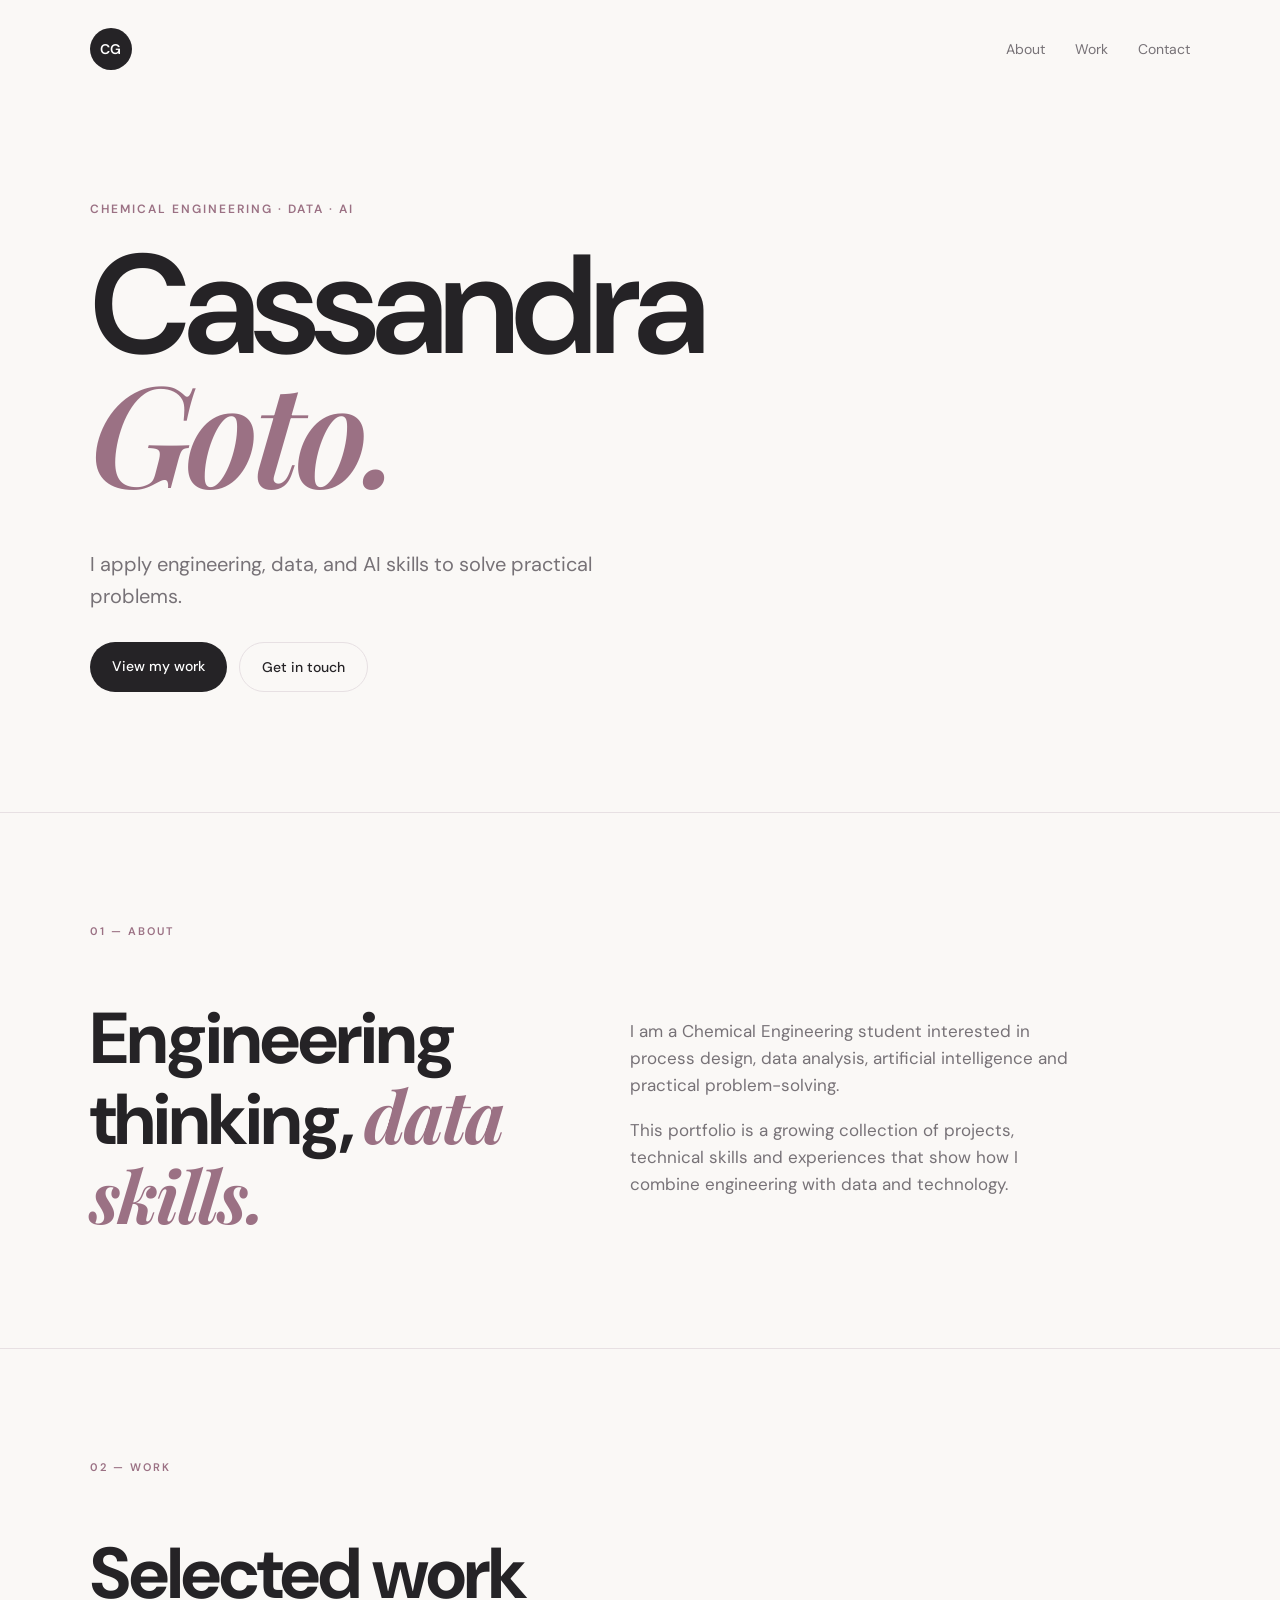
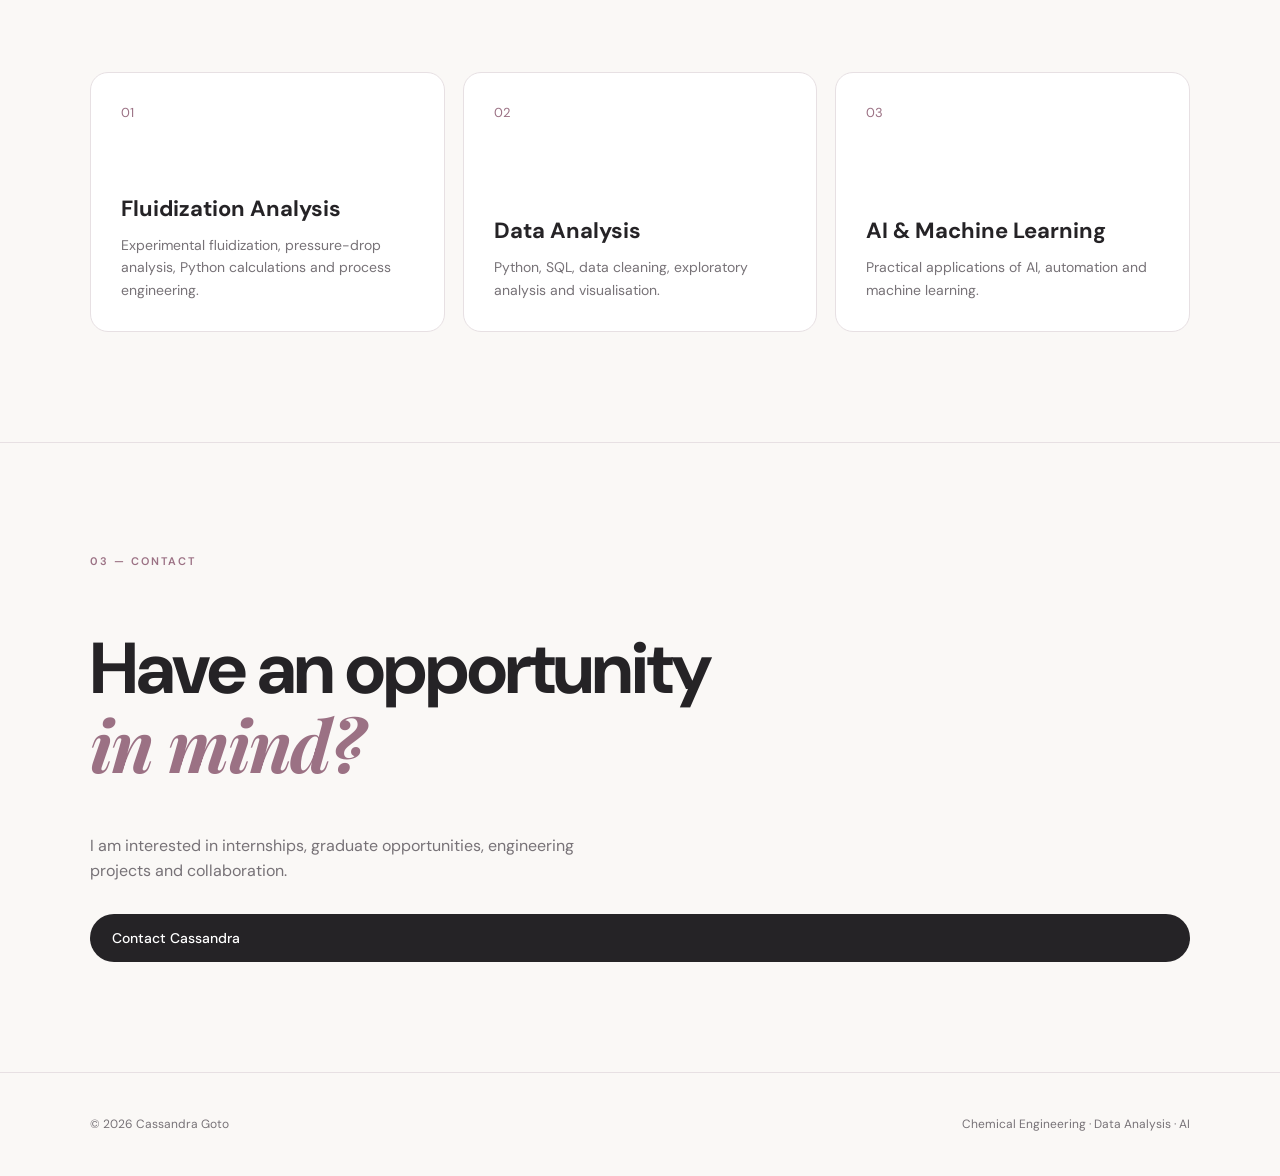
<file: index.html>
<!DOCTYPE html>
<html lang="en">

<head>

    <meta charset="UTF-8">

    <meta name="viewport" content="width=device-width, initial-scale=1.0">

    <title>Cassandra Goto | Chemical Engineering & Data Portfolio</title>

    <link rel="stylesheet" href="style.css">

</head>


<body>


    <!-- NAVIGATION -->

    <header class="navbar">

        <a href="index.html" class="logo">CG</a>

        <nav>

            <a href="#about">About</a>

            <a href="#work">Work</a>

            <a href="#contact">Contact</a>

        </nav>

    </header>



    <main>


        <!-- HERO -->

        <section class="hero">

            <p class="eyebrow">
                CHEMICAL ENGINEERING · DATA · AI
            </p>


            <h1>
                Cassandra<br>
                <span>Goto.</span>
            </h1>


            <p class="intro">
                I apply engineering, data, and AI skills to solve practical problems.
            </p>


            <div class="buttons">

                <a href="#work" class="button primary">
                    View my work
                </a>

                <a href="#contact" class="button secondary">
                    Get in touch
                </a>

            </div>

        </section>



        <!-- ABOUT -->

        <section class="preview" id="about">

            <div class="section-label">
                01 — ABOUT
            </div>


            <div class="preview-content">

                <div>

                    <h2>
                        Engineering thinking,
                        <span>data skills.</span>
                    </h2>

                </div>


                <div>

                    <p>
                        I am a Chemical Engineering student interested in
                        process design, data analysis, artificial intelligence
                        and practical problem-solving.
                    </p>


                    <p>
                        This portfolio is a growing collection of projects,
                        technical skills and experiences that show how I
                        combine engineering with data and technology.
                    </p>

                </div>

            </div>

        </section>



        <!-- WORK -->

        <section class="work-section" id="work">

            <div class="section-label">
                02 — WORK
            </div>


            <h2>
                Selected work
            </h2>


            <div class="project-grid">


                <!-- FLUIDIZATION PROJECT -->

                <a href="Projects/fluidization.html"
                   class="project-card">

                    <span>
                        01
                    </span>


                    <h3>
                        Fluidization Analysis
                    </h3>


                    <p>
                        Experimental fluidization, pressure-drop analysis,
                        Python calculations and process engineering.
                    </p>

                </a>



                <!-- DATA ANALYSIS -->

                <div class="project-card">

                    <span>
                        02
                    </span>


                    <h3>
                        Data Analysis
                    </h3>


                    <p>
                        Python, SQL, data cleaning, exploratory analysis
                        and visualisation.
                    </p>

                </div>



                <!-- AI -->

                <div class="project-card">

                    <span>
                        03
                    </span>


                    <h3>
                        AI & Machine Learning
                    </h3>


                    <p>
                        Practical applications of AI, automation and
                        machine learning.
                    </p>

                </div>


            </div>

        </section>



        <!-- CONTACT -->

        <section class="contact-section" id="contact">

            <div class="section-label">
                03 — CONTACT
            </div>


            <h2>
                Have an opportunity<br>
                <span>in mind?</span>
            </h2>


            <p>
                I am interested in internships, graduate opportunities,
                engineering projects and collaboration.
            </p>


            <a href="mailto:cassandragoto10@gmail.com"
               class="button primary">

                Contact Cassandra

            </a>

        </section>


    </main>



    <!-- FOOTER -->

    <footer>

        <p>
            © 2026 Cassandra Goto
        </p>


        <p>
            Chemical Engineering · Data Analysis · AI
        </p>

    </footer>


</body>

</html>
</file>
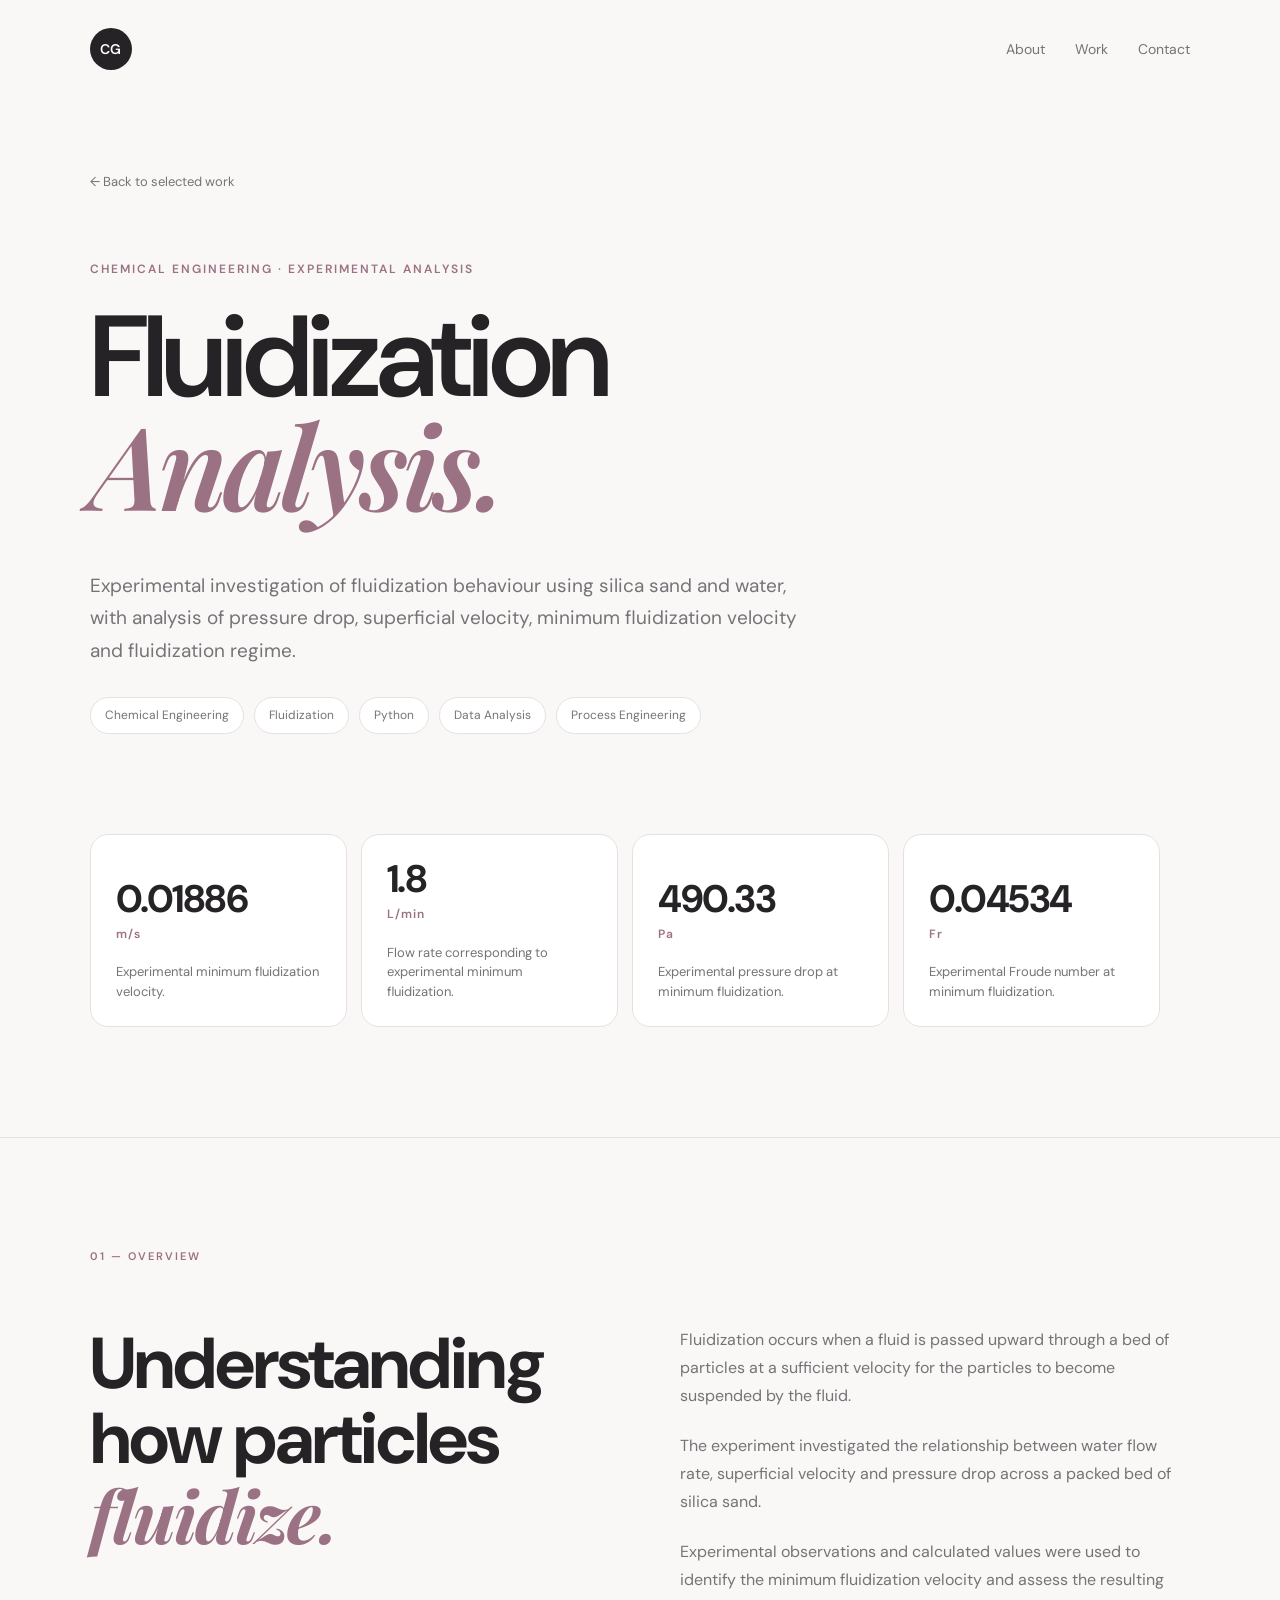
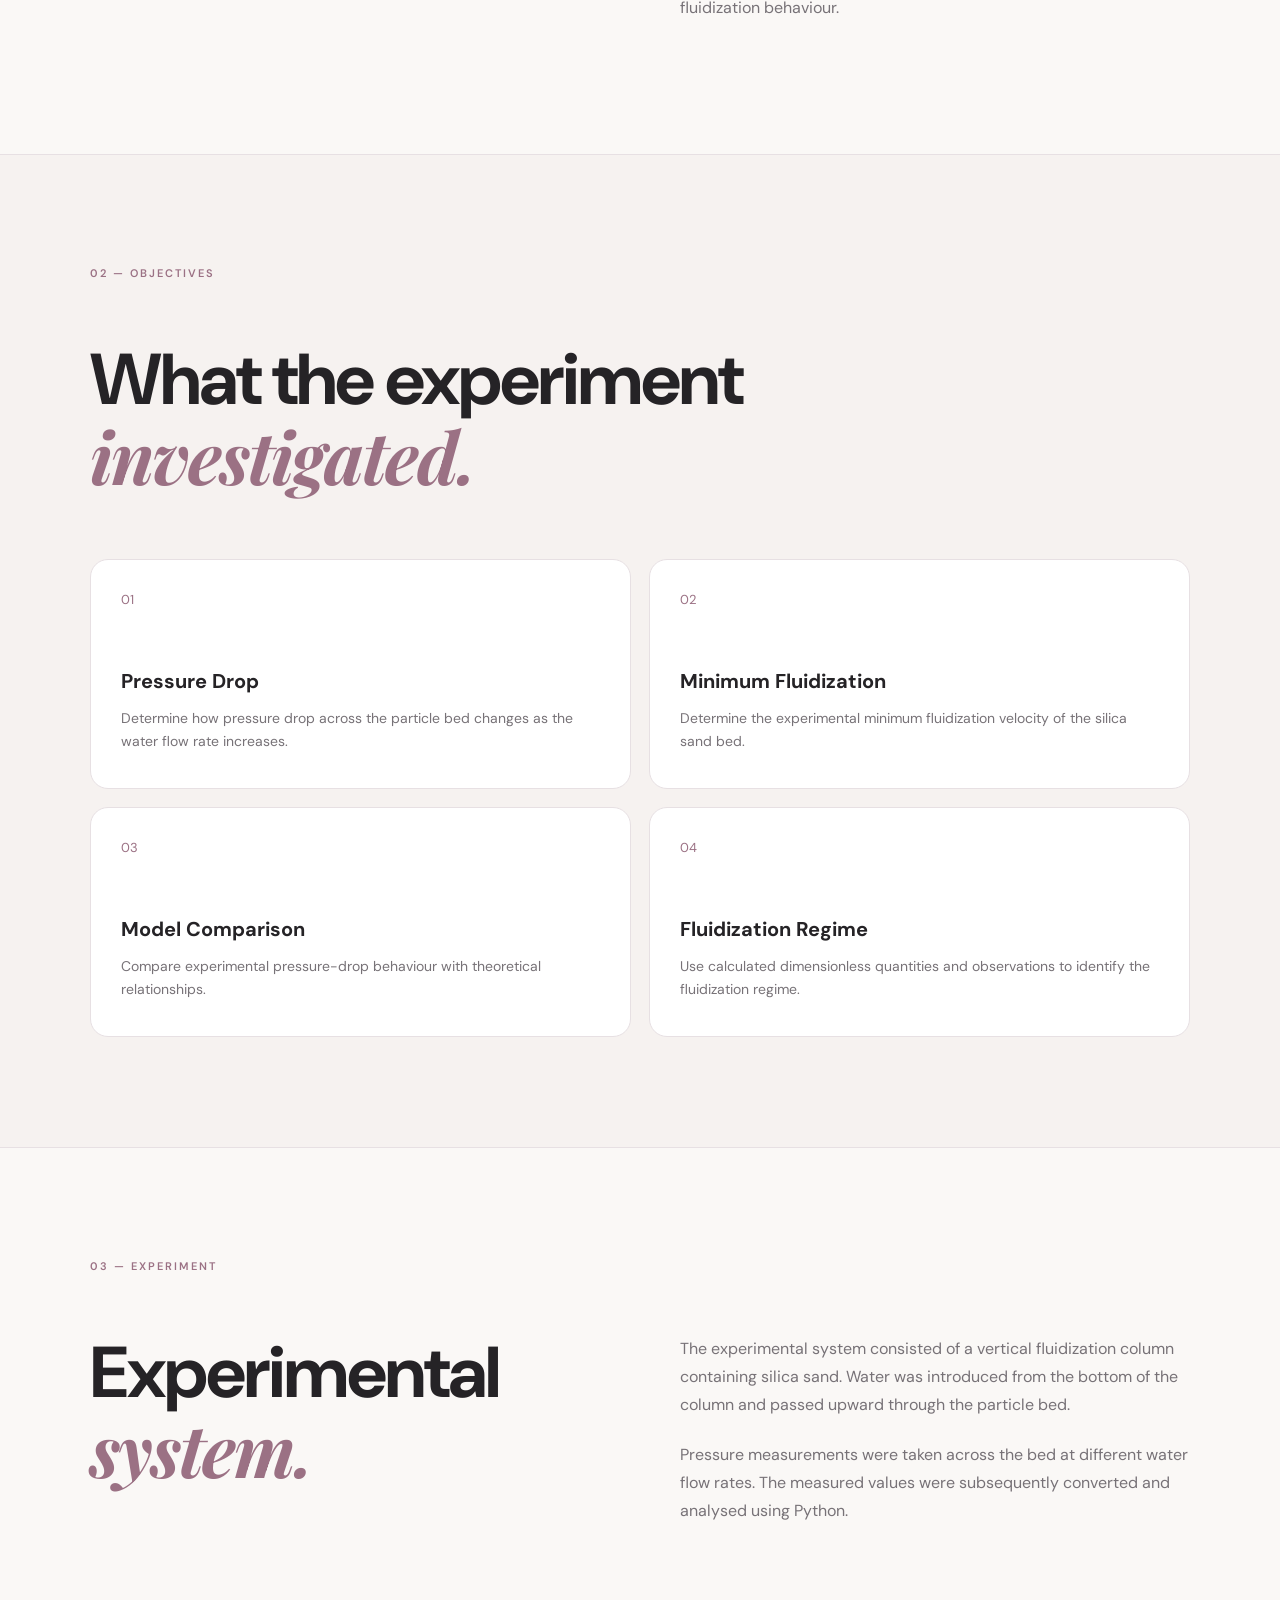
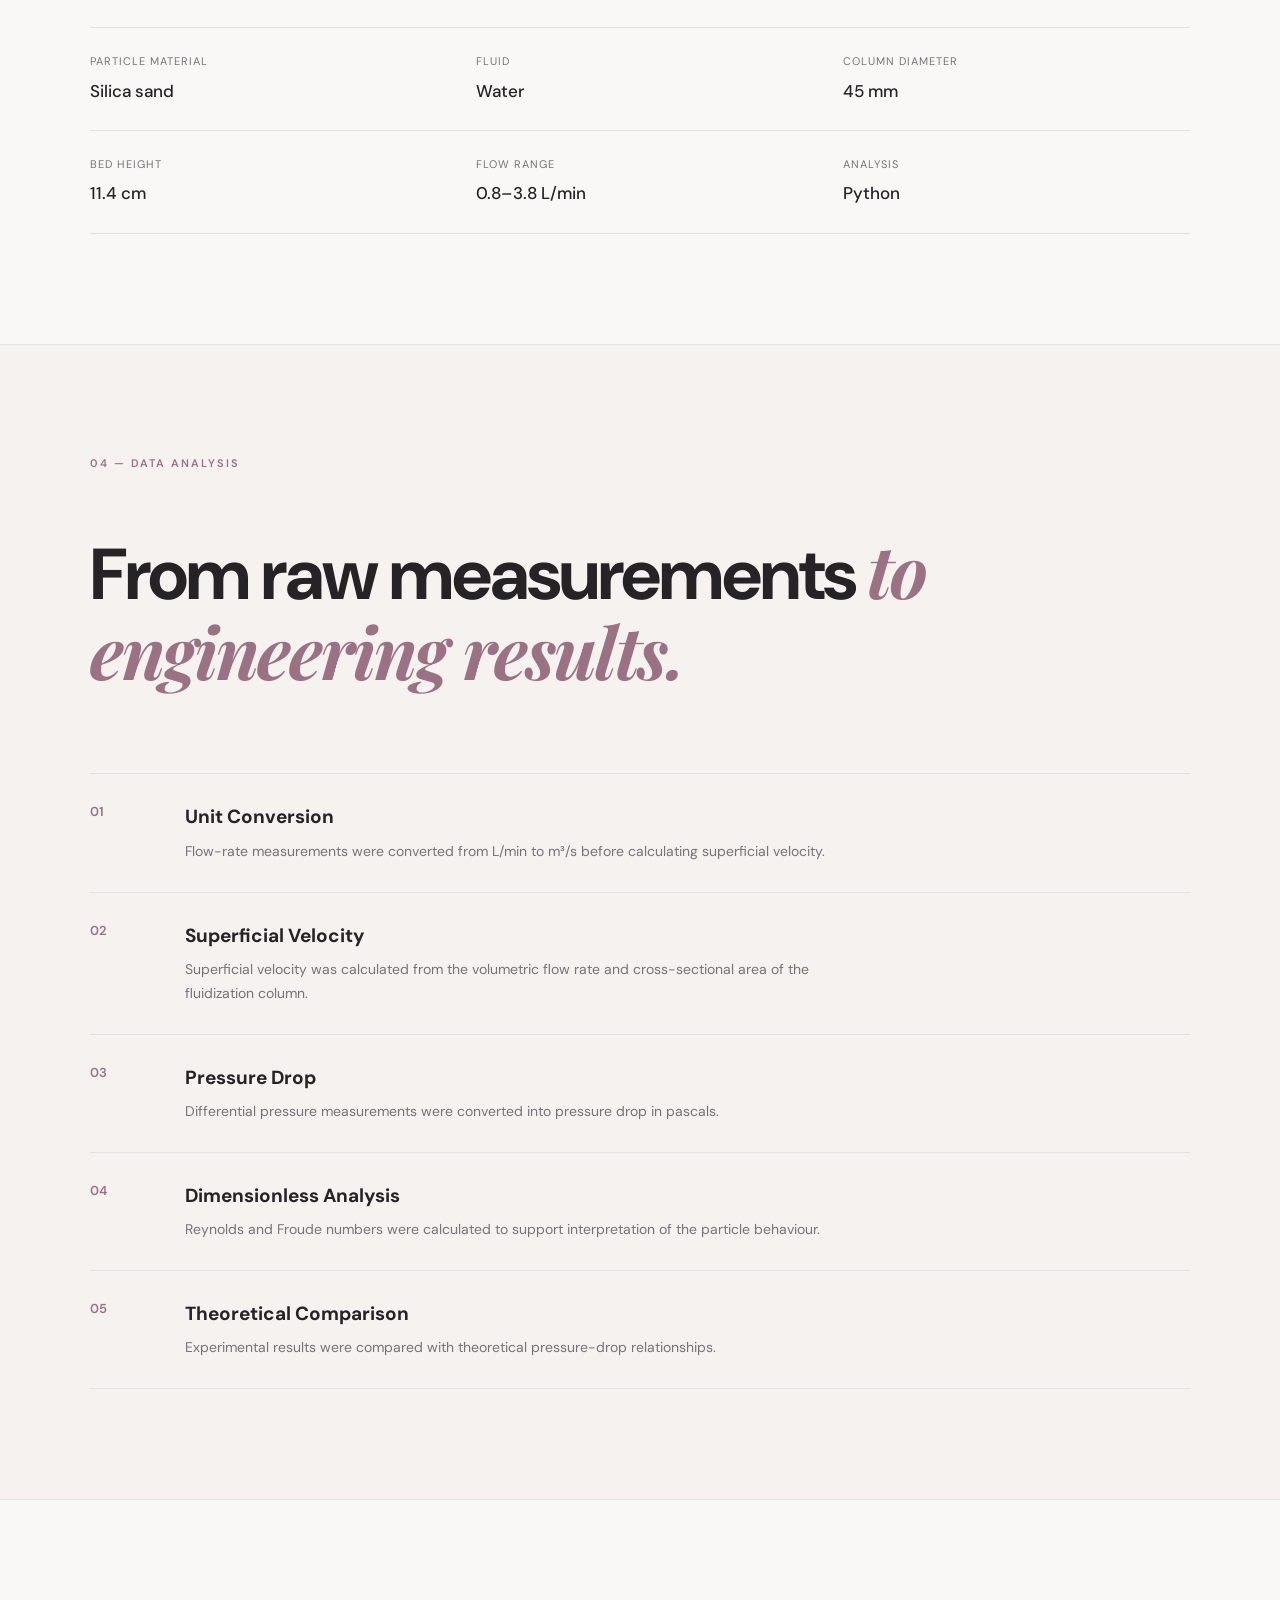
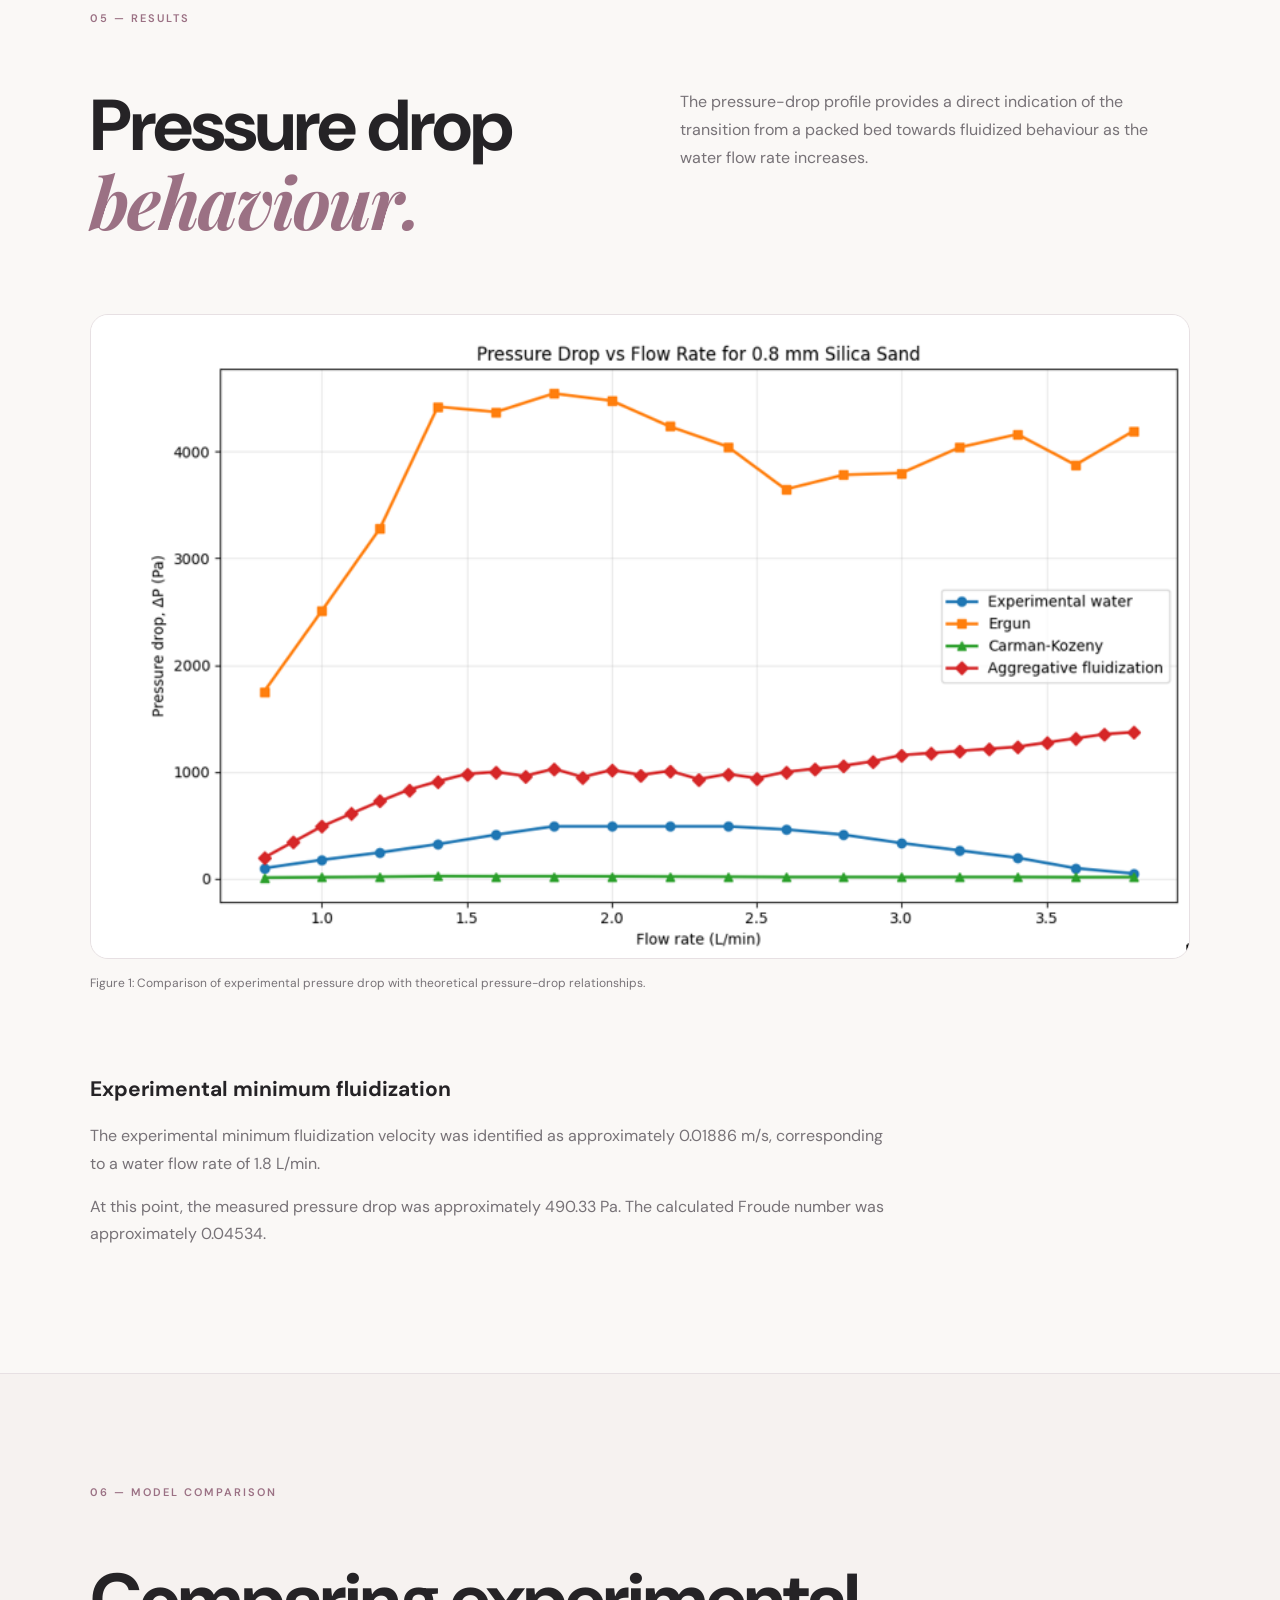
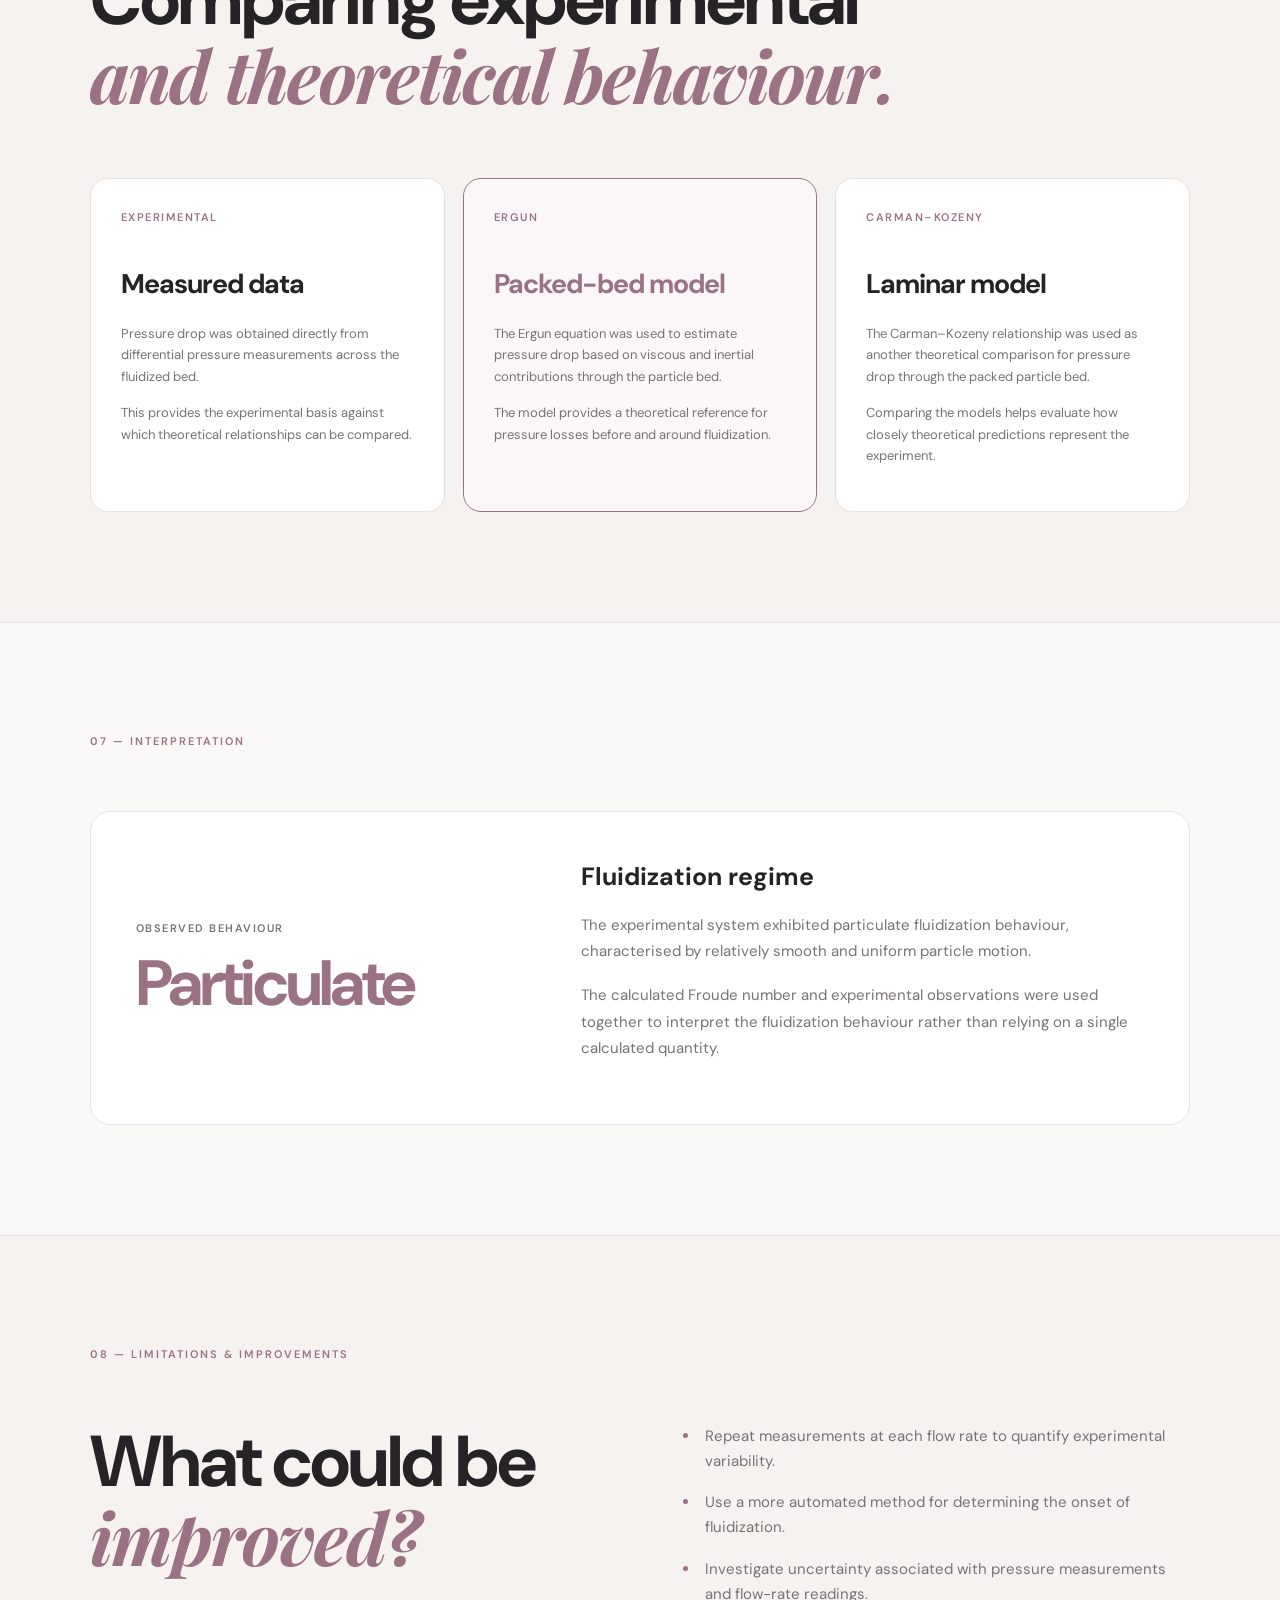
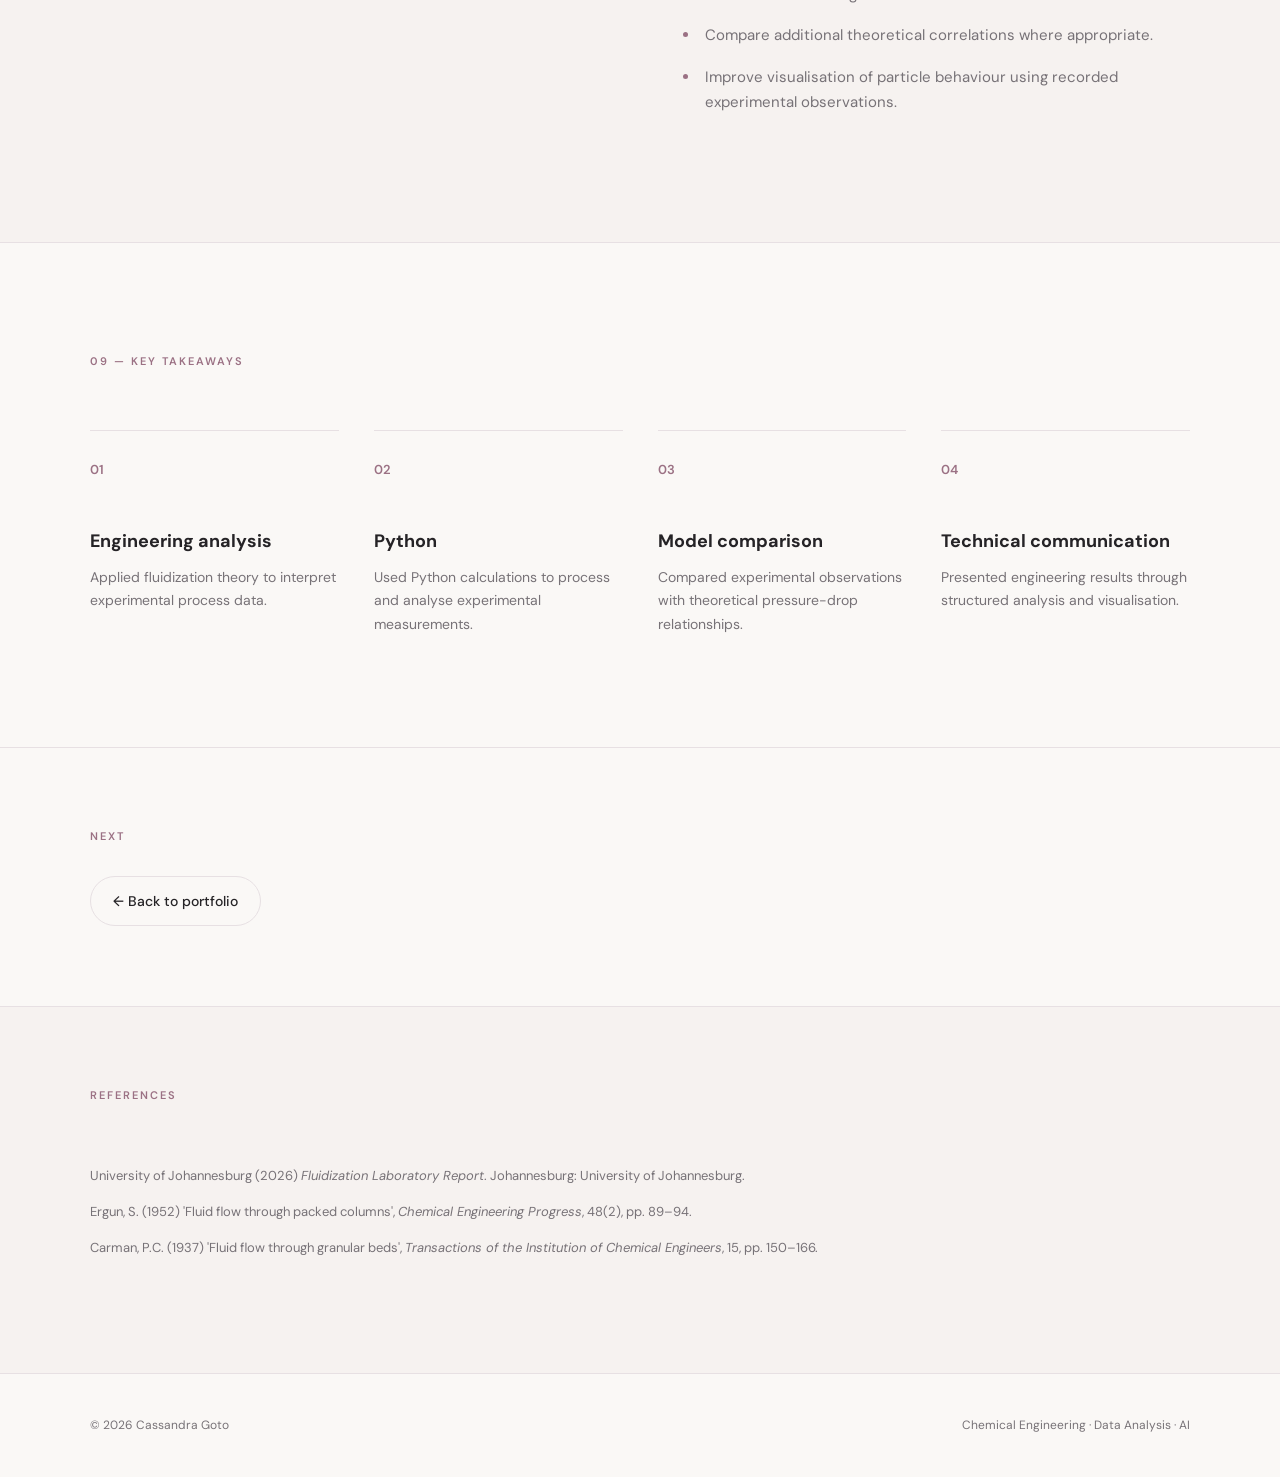
<file: Projects/fluidization.html>
<!DOCTYPE html>
<html lang="en">

<head>

    <meta charset="UTF-8">

    <meta name="viewport" content="width=device-width, initial-scale=1.0">

    <title>Fluidization Analysis | Cassandra Goto</title>

    <link rel="stylesheet" href="../style.css">

</head>


<body>


    <!-- NAVIGATION -->

    <header class="navbar">

        <a href="../index.html" class="logo">
            CG
        </a>


        <nav>

            <a href="../index.html#about">
                About
            </a>

            <a href="../index.html#work">
                Work
            </a>

            <a href="../index.html#contact">
                Contact
            </a>

        </nav>

    </header>



    <main>


        <!-- PROJECT HERO -->

        <section class="project-hero">

            <a href="../index.html#work"
               class="back-link">

                ← Back to selected work

            </a>


            <p class="eyebrow">
                CHEMICAL ENGINEERING · EXPERIMENTAL ANALYSIS
            </p>


            <h1>
                Fluidization<br>
                <span>Analysis.</span>
            </h1>


            <p class="project-intro">

                Experimental investigation of fluidization behaviour
                using silica sand and water, with analysis of pressure
                drop, superficial velocity, minimum fluidization velocity
                and fluidization regime.

            </p>


            <div class="project-tags-large">

                <span>
                    Chemical Engineering
                </span>

                <span>
                    Fluidization
                </span>

                <span>
                    Python
                </span>

                <span>
                    Data Analysis
                </span>

                <span>
                    Process Engineering
                </span>

            </div>

        </section>



        <!-- KEY RESULTS -->

        <section class="project-results">


            <div class="result-card">

                <strong>
                    0.01886
                </strong>

                <span>
                    m/s
                </span>

                <p>
                    Experimental minimum fluidization velocity.
                </p>

            </div>



            <div class="result-card">

                <strong>
                    1.8
                </strong>

                <span>
                    L/min
                </span>

                <p>
                    Flow rate corresponding to experimental minimum
                    fluidization.
                </p>

            </div>



            <div class="result-card">

                <strong>
                    490.33
                </strong>

                <span>
                    Pa
                </span>

                <p>
                    Experimental pressure drop at minimum fluidization.
                </p>

            </div>



            <div class="result-card">

                <strong>
                    0.04534
                </strong>

                <span>
                    Fr
                </span>

                <p>
                    Experimental Froude number at minimum fluidization.
                </p>

            </div>


        </section>



        <!-- PROJECT OVERVIEW -->

        <section class="project-section">


            <div class="section-label">
                01 — OVERVIEW
            </div>


            <div class="project-two-column">


                <div>

                    <h2>
                        Understanding how particles
                        <span>fluidize.</span>
                    </h2>

                </div>


                <div>

                    <p>

                        Fluidization occurs when a fluid is passed upward
                        through a bed of particles at a sufficient velocity
                        for the particles to become suspended by the fluid.

                    </p>


                    <p>

                        The experiment investigated the relationship between
                        water flow rate, superficial velocity and pressure
                        drop across a packed bed of silica sand.

                    </p>


                    <p>

                        Experimental observations and calculated values were
                        used to identify the minimum fluidization velocity
                        and assess the resulting fluidization behaviour.

                    </p>

                </div>


            </div>

        </section>



        <!-- OBJECTIVES -->

        <section class="project-section light-section">


            <div class="section-label">
                02 — OBJECTIVES
            </div>


            <h2>
                What the experiment
                <span>investigated.</span>
            </h2>


            <div class="objective-grid">


                <div class="objective-card">

                    <span>
                        01
                    </span>

                    <h3>
                        Pressure Drop
                    </h3>

                    <p>
                        Determine how pressure drop across the particle
                        bed changes as the water flow rate increases.
                    </p>

                </div>



                <div class="objective-card">

                    <span>
                        02
                    </span>

                    <h3>
                        Minimum Fluidization
                    </h3>

                    <p>
                        Determine the experimental minimum fluidization
                        velocity of the silica sand bed.
                    </p>

                </div>



                <div class="objective-card">

                    <span>
                        03
                    </span>

                    <h3>
                        Model Comparison
                    </h3>

                    <p>
                        Compare experimental pressure-drop behaviour
                        with theoretical relationships.
                    </p>

                </div>



                <div class="objective-card">

                    <span>
                        04
                    </span>

                    <h3>
                        Fluidization Regime
                    </h3>

                    <p>
                        Use calculated dimensionless quantities and
                        observations to identify the fluidization regime.
                    </p>

                </div>


            </div>

        </section>



        <!-- EXPERIMENTAL SYSTEM -->

        <section class="project-section">


            <div class="section-label">
                03 — EXPERIMENT
            </div>


            <div class="project-two-column">


                <div>

                    <h2>
                        Experimental
                        <span>system.</span>
                    </h2>

                </div>


                <div>

                    <p>

                        The experimental system consisted of a vertical
                        fluidization column containing silica sand.
                        Water was introduced from the bottom of the column
                        and passed upward through the particle bed.

                    </p>


                    <p>

                        Pressure measurements were taken across the bed
                        at different water flow rates. The measured values
                        were subsequently converted and analysed using
                        Python.

                    </p>

                </div>


            </div>



            <div class="parameter-grid">


                <div>

                    <span>
                        Particle material
                    </span>

                    <strong>
                        Silica sand
                    </strong>

                </div>


                <div>

                    <span>
                        Fluid
                    </span>

                    <strong>
                        Water
                    </strong>

                </div>


                <div>

                    <span>
                        Column diameter
                    </span>

                    <strong>
                        45 mm
                    </strong>

                </div>


                <div>

                    <span>
                        Bed height
                    </span>

                    <strong>
                        11.4 cm
                    </strong>

                </div>


                <div>

                    <span>
                        Flow range
                    </span>

                    <strong>
                        0.8–3.8 L/min
                    </strong>

                </div>


                <div>

                    <span>
                        Analysis
                    </span>

                    <strong>
                        Python
                    </strong>

                </div>


            </div>

        </section>



        <!-- DATA ANALYSIS -->

        <section class="project-section light-section">


            <div class="section-label">
                04 — DATA ANALYSIS
            </div>


            <h2>
                From raw measurements
                <span>to engineering results.</span>
            </h2>


            <div class="analysis-list">


                <div class="analysis-item">

                    <span>
                        01
                    </span>


                    <div>

                        <h3>
                            Unit Conversion
                        </h3>

                        <p>
                            Flow-rate measurements were converted from
                            L/min to m³/s before calculating superficial
                            velocity.
                        </p>

                    </div>

                </div>



                <div class="analysis-item">

                    <span>
                        02
                    </span>


                    <div>

                        <h3>
                            Superficial Velocity
                        </h3>

                        <p>
                            Superficial velocity was calculated from the
                            volumetric flow rate and cross-sectional area
                            of the fluidization column.
                        </p>

                    </div>

                </div>



                <div class="analysis-item">

                    <span>
                        03
                    </span>


                    <div>

                        <h3>
                            Pressure Drop
                        </h3>

                        <p>
                            Differential pressure measurements were
                            converted into pressure drop in pascals.
                        </p>

                    </div>

                </div>



                <div class="analysis-item">

                    <span>
                        04
                    </span>


                    <div>

                        <h3>
                            Dimensionless Analysis
                        </h3>

                        <p>
                            Reynolds and Froude numbers were calculated
                            to support interpretation of the particle
                            behaviour.
                        </p>

                    </div>

                </div>



                <div class="analysis-item">

                    <span>
                        05
                    </span>


                    <div>

                        <h3>
                            Theoretical Comparison
                        </h3>

                        <p>
                            Experimental results were compared with
                            theoretical pressure-drop relationships.
                        </p>

                    </div>

                </div>


            </div>

        </section>



        <!-- RESULTS -->

        <section class="project-section">


            <div class="section-label">
                05 — RESULTS
            </div>


            <div class="results-heading">


                <h2>
                    Pressure drop
                    <span>behaviour.</span>
                </h2>


                <p>

                    The pressure-drop profile provides a direct indication
                    of the transition from a packed bed towards fluidized
                    behaviour as the water flow rate increases.

                </p>


            </div>



            <!-- GRAPH -->

            <div class="figure-container">

                <img
                    src="../images/fluidization/pressure-drop-comparison.png"
                    alt="Pressure drop comparison between experimental and theoretical fluidization models"
                >


                <p class="figure-caption">

                    Figure 1: Comparison of experimental pressure drop
                    with theoretical pressure-drop relationships.

                </p>

            </div>



            <div class="results-text">


                <h3>
                    Experimental minimum fluidization
                </h3>


                <p>

                    The experimental minimum fluidization velocity was
                    identified as approximately 0.01886 m/s, corresponding
                    to a water flow rate of 1.8 L/min.

                </p>


                <p>

                    At this point, the measured pressure drop was
                    approximately 490.33 Pa. The calculated Froude number
                    was approximately 0.04534.

                </p>

            </div>

        </section>



        <!-- MODEL COMPARISON -->

        <section class="project-section light-section">


            <div class="section-label">
                06 — MODEL COMPARISON
            </div>


            <h2>
                Comparing experimental
                <span>and theoretical behaviour.</span>
            </h2>


            <div class="comparison-grid">


                <div class="comparison-card">

                    <span>
                        EXPERIMENTAL
                    </span>


                    <strong>
                        Measured data
                    </strong>


                    <p>

                        Pressure drop was obtained directly from
                        differential pressure measurements across the
                        fluidized bed.

                    </p>


                    <p>

                        This provides the experimental basis against
                        which theoretical relationships can be compared.

                    </p>

                </div>



                <div class="comparison-card featured">

                    <span>
                        ERGUN
                    </span>


                    <strong>
                        Packed-bed model
                    </strong>


                    <p>

                        The Ergun equation was used to estimate pressure
                        drop based on viscous and inertial contributions
                        through the particle bed.

                    </p>


                    <p>

                        The model provides a theoretical reference for
                        pressure losses before and around fluidization.

                    </p>

                </div>



                <div class="comparison-card">

                    <span>
                        CARMAN–KOZENY
                    </span>


                    <strong>
                        Laminar model
                    </strong>


                    <p>

                        The Carman–Kozeny relationship was used as another
                        theoretical comparison for pressure drop through
                        the packed particle bed.

                    </p>


                    <p>

                        Comparing the models helps evaluate how closely
                        theoretical predictions represent the experiment.

                    </p>

                </div>


            </div>

        </section>



        <!-- FLUIDIZATION REGIME -->

        <section class="project-section">


            <div class="section-label">
                07 — INTERPRETATION
            </div>


            <div class="regime-box">


                <div>

                    <span>
                        OBSERVED BEHAVIOUR
                    </span>


                    <strong>
                        Particulate
                    </strong>

                </div>


                <div>

                    <h3>
                        Fluidization regime
                    </h3>


                    <p>

                        The experimental system exhibited particulate
                        fluidization behaviour, characterised by relatively
                        smooth and uniform particle motion.

                    </p>


                    <p>

                        The calculated Froude number and experimental
                        observations were used together to interpret the
                        fluidization behaviour rather than relying on a
                        single calculated quantity.

                    </p>

                </div>


            </div>

        </section>



        <!-- LIMITATIONS -->

        <section class="project-section light-section">


            <div class="section-label">
                08 — LIMITATIONS & IMPROVEMENTS
            </div>


            <div class="project-two-column">


                <div>

                    <h2>
                        What could be
                        <span>improved?</span>
                    </h2>

                </div>


                <div>

                    <ul class="improvement-list">

                        <li>
                            Repeat measurements at each flow rate to
                            quantify experimental variability.
                        </li>

                        <li>
                            Use a more automated method for determining
                            the onset of fluidization.
                        </li>

                        <li>
                            Investigate uncertainty associated with
                            pressure measurements and flow-rate readings.
                        </li>

                        <li>
                            Compare additional theoretical correlations
                            where appropriate.
                        </li>

                        <li>
                            Improve visualisation of particle behaviour
                            using recorded experimental observations.
                        </li>

                    </ul>

                </div>


            </div>

        </section>



        <!-- TAKEAWAYS -->

        <section class="project-section">


            <div class="section-label">
                09 — KEY TAKEAWAYS
            </div>


            <div class="takeaway-grid">


                <div>

                    <span>
                        01
                    </span>


                    <h3>
                        Engineering analysis
                    </h3>


                    <p>
                        Applied fluidization theory to interpret
                        experimental process data.
                    </p>

                </div>



                <div>

                    <span>
                        02
                    </span>


                    <h3>
                        Python
                    </h3>


                    <p>
                        Used Python calculations to process and analyse
                        experimental measurements.
                    </p>

                </div>



                <div>

                    <span>
                        03
                    </span>


                    <h3>
                        Model comparison
                    </h3>


                    <p>
                        Compared experimental observations with theoretical
                        pressure-drop relationships.
                    </p>

                </div>



                <div>

                    <span>
                        04
                    </span>


                    <h3>
                        Technical communication
                    </h3>


                    <p>
                        Presented engineering results through structured
                        analysis and visualisation.
                    </p>

                </div>


            </div>

        </section>



        <!-- PROJECT NAVIGATION -->

        <section class="project-links">

            <div class="section-label">
                NEXT
            </div>


            <a href="../index.html#work"
               class="button secondary">

                ← Back to portfolio

            </a>

        </section>



        <!-- REFERENCES -->

        <section class="project-references">

            <div class="section-label">
                REFERENCES
            </div>


            <p>

                University of Johannesburg (2026) 
                <i>Fluidization Laboratory Report</i>.
                Johannesburg: University of Johannesburg.

            </p>


            <p>

                Ergun, S. (1952) 'Fluid flow through packed columns',
                <i>Chemical Engineering Progress</i>, 48(2), pp. 89–94.

            </p>


            <p>

                Carman, P.C. (1937) 'Fluid flow through granular beds',
                <i>Transactions of the Institution of Chemical Engineers</i>,
                15, pp. 150–166.

            </p>

        </section>


    </main>



    <!-- FOOTER -->

    <footer>

        <p>
            © 2026 Cassandra Goto
        </p>


        <p>
            Chemical Engineering · Data Analysis · AI
        </p>

    </footer>


</body>

</html>
</file>
<file: style.css>
@import url('https://fonts.googleapis.com/css2?family=DM+Sans:wght@400;500;600&family=Playfair+Display:ital,wght@0,500;0,600;1,500&display=swap');


:root {

    --background: #faf8f6;

    --text: #252326;

    --muted: #777277;

    --accent: #9b7184;

    --accent-light: #eadde3;

    --card: #ffffff;

    --border: #e7e0e3;

}


* {

    box-sizing: border-box;

}


html {

    scroll-behavior: smooth;

}


body {

    margin: 0;

    background: var(--background);

    color: var(--text);

    font-family: "DM Sans", Arial, sans-serif;

    line-height: 1.6;

}


/* =========================================================
   NAVIGATION
   ========================================================= */

.navbar {

    width: 100%;

    padding: 28px 7%;

    display: flex;

    align-items: center;

    justify-content: space-between;

}


.logo {

    width: 42px;

    height: 42px;

    display: flex;

    align-items: center;

    justify-content: center;

    background: var(--text);

    color: white;

    border-radius: 50%;

    font-size: 14px;

    font-weight: 600;

    text-decoration: none;

}


nav {

    display: flex;

    gap: 30px;

}


nav a {

    color: var(--muted);

    text-decoration: none;

    font-size: 14px;

    transition: color 0.2s ease;

}


nav a:hover {

    color: var(--accent);

}


/* =========================================================
   HERO
   ========================================================= */

.hero {

    min-height: 78vh;

    padding: 90px 7% 120px;

    display: flex;

    flex-direction: column;

    justify-content: center;

    max-width: 1100px;

}


.eyebrow {

    margin-bottom: 25px;

    color: var(--accent);

    font-size: 12px;

    font-weight: 600;

    letter-spacing: 2px;

}


.hero h1 {

    margin: 0;

    font-size: clamp(70px, 11vw, 150px);

    line-height: 0.88;

    letter-spacing: -6px;

    font-weight: 600;

}


.hero h1 span,

h2 span {

    font-family: "Playfair Display", Georgia, serif;

    font-style: italic;

    color: var(--accent);

}


.intro {

    max-width: 560px;

    margin: 45px 0 30px;

    color: var(--muted);

    font-size: 20px;

}


/* =========================================================
   BUTTONS
   ========================================================= */

.buttons {

    display: flex;

    gap: 12px;

    flex-wrap: wrap;

}


.button {

    display: inline-block;

    padding: 13px 22px;

    border-radius: 30px;

    text-decoration: none;

    font-size: 14px;

    font-weight: 500;

    transition:
        transform 0.2s ease,
        background 0.2s ease;

}


.button:hover {

    transform: translateY(-2px);

}


.primary {

    background: var(--text);

    color: white;

}


.secondary {

    border: 1px solid var(--border);

    color: var(--text);

    background: transparent;

}


/* =========================================================
   GENERAL SECTIONS
   ========================================================= */

.preview,
.work-section,
.contact-section {

    padding: 110px 7%;

    border-top: 1px solid var(--border);

}


.section-label {

    margin-bottom: 60px;

    color: var(--accent);

    font-size: 11px;

    font-weight: 600;

    letter-spacing: 2px;

}


.preview-content {

    display: grid;

    grid-template-columns: 1fr 1fr;

    gap: 80px;

    max-width: 1000px;

}


h2 {

    margin: 0;

    font-size: clamp(42px, 6vw, 72px);

    line-height: 1.05;

    letter-spacing: -2px;

}


.preview-content p {

    max-width: 520px;

    color: var(--muted);

    font-size: 17px;

}


/* =========================================================
   WORK
   ========================================================= */

.work-section h2 {

    margin-bottom: 60px;

}


.project-grid {

    display: grid;

    grid-template-columns: repeat(3, 1fr);

    gap: 18px;

}


.project-card {

    min-height: 260px;

    padding: 30px;

    background: var(--card);

    border: 1px solid var(--border);

    border-radius: 18px;

    display: flex;

    flex-direction: column;

    justify-content: flex-end;

    text-decoration: none;

    color: var(--text);

    transition:
        transform 0.2s ease,
        box-shadow 0.2s ease;

}


.project-card:hover {

    transform: translateY(-5px);

    box-shadow:
        0 15px 40px rgba(60, 40, 50, 0.08);

}


.project-card span {

    margin-bottom: auto;

    color: var(--accent);

    font-size: 13px;

}


.project-card h3 {

    margin: 0 0 8px;

    font-size: 22px;

}


.project-card p {

    margin: 0;

    color: var(--muted);

    font-size: 14px;

}


/* =========================================================
   CONTACT
   ========================================================= */

.contact-section {

    min-height: 70vh;

    display: flex;

    flex-direction: column;

    justify-content: center;

}


.contact-section h2 {

    margin-bottom: 30px;

}


.contact-section p {

    max-width: 500px;

    margin-bottom: 30px;

    color: var(--muted);

}


/* =========================================================
   FOOTER
   ========================================================= */

footer {

    padding: 30px 7%;

    border-top: 1px solid var(--border);

    display: flex;

    justify-content: space-between;

    color: var(--muted);

    font-size: 12px;

}


/* =========================================================
   PROJECT HERO
   ========================================================= */

.project-hero {

    padding: 70px 7% 100px;

    max-width: 1200px;

}


.back-link {

    display: inline-block;

    margin-bottom: 55px;

    color: var(--muted);

    text-decoration: none;

    font-size: 13px;

    transition:
        color 0.2s ease,
        transform 0.2s ease;

}


.back-link:hover {

    color: var(--accent);

    transform: translateX(-3px);

}


.project-hero .eyebrow {

    margin-bottom: 25px;

}


.project-hero h1 {

    margin: 0;

    max-width: 1100px;

    font-size: clamp(58px, 9vw, 120px);

    line-height: 0.92;

    letter-spacing: -5px;

    font-weight: 600;

}


.project-hero h1 span {

    font-family: "Playfair Display", Georgia, serif;

    font-style: italic;

    color: var(--accent);

}


.project-intro {

    max-width: 720px;

    margin: 45px 0 30px;

    color: var(--muted);

    font-size: 19px;

    line-height: 1.7;

}


.project-tags-large {

    display: flex;

    flex-wrap: wrap;

    gap: 10px;

    margin-top: 30px;

}


.project-tags-large span {

    padding: 8px 14px;

    border: 1px solid var(--border);

    border-radius: 30px;

    background: var(--card);

    color: var(--muted);

    font-size: 12px;

}


/* =========================================================
   PROJECT RESULTS
   ========================================================= */

.project-results {

    padding: 0 7% 110px;

    display: grid;

    grid-template-columns: repeat(4, 1fr);

    gap: 14px;

    max-width: 1250px;

}


.result-card {

    min-height: 190px;

    padding: 25px;

    background: var(--card);

    border: 1px solid var(--border);

    border-radius: 18px;

    display: flex;

    flex-direction: column;

    justify-content: flex-end;

}


.result-card strong {

    font-size: clamp(28px, 3vw, 40px);

    line-height: 1;

    letter-spacing: -1.5px;

}


.result-card > span {

    margin-top: 7px;

    color: var(--accent);

    font-size: 12px;

    font-weight: 600;

    letter-spacing: 1px;

}


.result-card p {

    margin: 18px 0 0;

    color: var(--muted);

    font-size: 13px;

    line-height: 1.5;

}


/* =========================================================
   PROJECT SECTIONS
   ========================================================= */

.project-section {

    padding: 110px 7%;

    border-top: 1px solid var(--border);

}


.light-section {

    background: #f6f2f0;

}


.project-section > h2 {

    max-width: 850px;

    margin-bottom: 60px;

}


.project-two-column {

    display: grid;

    grid-template-columns: 1fr 1fr;

    gap: 80px;

    max-width: 1100px;

}


.project-two-column h2 {

    max-width: 520px;

}


.project-two-column p {

    max-width: 560px;

    margin-top: 0;

    margin-bottom: 22px;

    color: var(--muted);

    font-size: 16px;

    line-height: 1.75;

}


/* =========================================================
   OBJECTIVES
   ========================================================= */

.objective-grid {

    display: grid;

    grid-template-columns: repeat(2, 1fr);

    gap: 18px;

    max-width: 1100px;

}


.objective-card {

    min-height: 230px;

    padding: 30px;

    background: var(--card);

    border: 1px solid var(--border);

    border-radius: 18px;

    transition:
        transform 0.2s ease,
        box-shadow 0.2s ease,
        border-color 0.2s ease;

}


.objective-card:hover {

    transform: translateY(-4px);

    border-color: var(--accent);

    box-shadow:
        0 15px 40px rgba(60, 40, 50, 0.08);

}


.objective-card > span {

    display: block;

    margin-bottom: 55px;

    color: var(--accent);

    font-size: 13px;

}


.objective-card h3 {

    margin: 0 0 10px;

    font-size: 20px;

}


.objective-card p {

    margin: 0;

    color: var(--muted);

    font-size: 14px;

    line-height: 1.65;

}


/* =========================================================
   PARAMETERS
   ========================================================= */

.parameter-grid {

    margin-top: 80px;

    max-width: 1100px;

    display: grid;

    grid-template-columns: repeat(3, 1fr);

    border-top: 1px solid var(--border);

}


.parameter-grid > div {

    padding: 25px 20px;

    border-bottom: 1px solid var(--border);

}


.parameter-grid > div:nth-child(3n + 1) {

    padding-left: 0;

}


.parameter-grid span {

    display: block;

    margin-bottom: 7px;

    color: var(--muted);

    font-size: 11px;

    text-transform: uppercase;

    letter-spacing: 1px;

}


.parameter-grid strong {

    font-size: 17px;

    font-weight: 500;

}


/* =========================================================
   DATA ANALYSIS
   ========================================================= */

.analysis-list {

    max-width: 1100px;

    margin-top: 80px;

    border-top: 1px solid var(--border);

}


.analysis-item {

    display: grid;

    grid-template-columns: 70px 1fr;

    gap: 25px;

    padding: 28px 0;

    border-bottom: 1px solid var(--border);

}


.analysis-item > span {

    color: var(--accent);

    font-size: 13px;

    font-weight: 600;

}


.analysis-item h3 {

    margin: 0 0 7px;

    font-size: 19px;

}


.analysis-item p {

    max-width: 650px;

    margin: 0;

    color: var(--muted);

    font-size: 14px;

    line-height: 1.7;

}


/* =========================================================
   RESULTS
   ========================================================= */

.results-heading {

    display: grid;

    grid-template-columns: 1fr 1fr;

    gap: 80px;

    max-width: 1100px;

    margin-bottom: 70px;

}


.results-heading h2 {

    margin: 0;

}


.results-heading p {

    max-width: 540px;

    margin: 0;

    color: var(--muted);

    font-size: 16px;

    line-height: 1.75;

}


/* =========================================================
   FIGURES
   ========================================================= */

.figure-container {

    max-width: 1100px;

    margin: 0 auto 80px;

}


.figure-container img {

    display: block;

    width: 100%;

    height: auto;

    background: var(--card);

    border: 1px solid var(--border);

    border-radius: 18px;

}


.figure-caption {

    max-width: 750px;

    margin: 15px 0 0;

    color: var(--muted);

    font-size: 12px;

    line-height: 1.6;

}


/* =========================================================
   RESULT TEXT
   ========================================================= */

.results-text {

    max-width: 1100px;

}


.results-text h3 {

    margin: 0 0 12px;

    font-size: 21px;

}


.results-text p {

    max-width: 800px;

    color: var(--muted);

    line-height: 1.7;

}


/* =========================================================
   MODEL COMPARISON
   ========================================================= */

.comparison-grid {

    display: grid;

    grid-template-columns: repeat(3, 1fr);

    gap: 18px;

    max-width: 1150px;

    margin-top: 60px;

}


.comparison-card {

    min-height: 310px;

    padding: 30px;

    background: var(--card);

    border: 1px solid var(--border);

    border-radius: 18px;

    display: flex;

    flex-direction: column;

    align-items: flex-start;

}


.comparison-card > span {

    margin-bottom: 35px;

    color: var(--accent);

    font-size: 11px;

    font-weight: 600;

    letter-spacing: 1.5px;

}


.comparison-card strong {

    margin-bottom: 18px;

    font-size: 27px;

    letter-spacing: -1px;

}


.comparison-card p {

    margin: 0 0 15px;

    color: var(--muted);

    font-size: 13px;

    line-height: 1.65;

}


.comparison-card.featured {

    border-color: var(--accent);

    background: #fbf7f9;

}


.comparison-card.featured strong {

    color: var(--accent);

}


/* =========================================================
   FLUIDIZATION REGIME
   ========================================================= */

.regime-box {

    max-width: 1100px;

    padding: 45px;

    display: grid;

    grid-template-columns: 0.8fr 1.2fr;

    gap: 70px;

    background: var(--card);

    border: 1px solid var(--border);

    border-radius: 20px;

}


.regime-box > div:first-child {

    display: flex;

    flex-direction: column;

    justify-content: center;

}


.regime-box > div:first-child span {

    margin-bottom: 15px;

    color: var(--muted);

    font-size: 11px;

    font-weight: 600;

    letter-spacing: 1.5px;

}


.regime-box > div:first-child strong {

    color: var(--accent);

    font-size: clamp(45px, 5vw, 70px);

    line-height: 1;

    letter-spacing: -3px;

}


.regime-box h3 {

    margin: 0 0 15px;

    font-size: 25px;

}


.regime-box p {

    margin: 0 0 18px;

    color: var(--muted);

    font-size: 15px;

    line-height: 1.75;

}


/* =========================================================
   LIMITATIONS
   ========================================================= */

.improvement-list {

    margin: 0;

    padding-left: 20px;

}


.improvement-list li {

    margin-bottom: 17px;

    padding-left: 5px;

    color: var(--muted);

    font-size: 15px;

    line-height: 1.65;

}


.improvement-list li::marker {

    color: var(--accent);

}


/* =========================================================
   TAKEAWAYS
   ========================================================= */

.takeaway-grid {

    display: grid;

    grid-template-columns: repeat(4, 1fr);

    gap: 35px;

    max-width: 1150px;

}


.takeaway-grid > div {

    padding-top: 25px;

    border-top: 1px solid var(--border);

}


.takeaway-grid span {

    color: var(--accent);

    font-size: 13px;

    font-weight: 600;

}


.takeaway-grid h3 {

    margin: 45px 0 10px;

    font-size: 18px;

}


.takeaway-grid p {

    margin: 0;

    color: var(--muted);

    font-size: 14px;

    line-height: 1.7;

}


/* =========================================================
   PROJECT LINKS
   ========================================================= */

.project-links {

    padding: 80px 7%;

    border-top: 1px solid var(--border);

}


.project-links .section-label {

    margin-bottom: 30px;

}


/* =========================================================
   REFERENCES
   ========================================================= */

.project-references {

    padding: 80px 7% 100px;

    border-top: 1px solid var(--border);

    background: #f6f2f0;

}


.project-references p {

    max-width: 850px;

    margin: 0 0 14px;

    color: var(--muted);

    font-size: 13px;

    line-height: 1.7;

}


/* =========================================================
   MOBILE
   ========================================================= */

@media (max-width: 1000px) {

    .project-results {

        grid-template-columns: repeat(2, 1fr);

    }


    .takeaway-grid {

        grid-template-columns: repeat(2, 1fr);

        gap: 30px;

    }


    .comparison-grid {

        grid-template-columns: 1fr;

    }

}


@media (max-width: 800px) {

    .project-two-column,
    .results-heading,
    .regime-box {

        grid-template-columns: 1fr;

        gap: 35px;

    }


    .objective-grid {

        grid-template-columns: 1fr;

    }


    .parameter-grid {

        grid-template-columns: repeat(2, 1fr);

    }


    .parameter-grid > div:nth-child(3n + 1) {

        padding-left: 20px;

    }


    .parameter-grid > div:nth-child(2n + 1) {

        padding-left: 0;

    }


    .project-hero h1 {

        letter-spacing: -3px;

    }

}


@media (max-width: 600px) {

    .navbar {

        padding: 20px 6%;

    }


    nav {

        gap: 15px;

    }


    nav a {

        font-size: 12px;

    }


    .hero {

        min-height: 75vh;

        padding: 70px 6% 100px;

    }


    .hero h1 {

        letter-spacing: -3px;

    }


    .intro {

        font-size: 17px;

    }


    .preview,
    .work-section,
    .contact-section {

        padding: 80px 6%;

    }


    .preview-content {

        grid-template-columns: 1fr;

        gap: 30px;

    }


    .project-grid {

        grid-template-columns: 1fr;

    }


    footer {

        padding: 25px 6%;

        flex-direction: column;

        gap: 5px;

    }


    .project-hero {

        padding: 55px 6% 80px;

    }


    .back-link {

        margin-bottom: 40px;

    }


    .project-hero h1 {

        font-size: clamp(50px, 16vw, 80px);

        line-height: 0.95;

    }


    .project-intro {

        font-size: 17px;

    }


    .project-results {

        padding: 0 6% 80px;

        grid-template-columns: 1fr;

    }


    .result-card {

        min-height: 160px;

    }


    .project-section {

        padding: 80px 6%;

    }


    .parameter-grid {

        grid-template-columns: 1fr;

    }


    .parameter-grid > div,
    .parameter-grid > div:nth-child(2n + 1),
    .parameter-grid > div:nth-child(3n + 1) {

        padding-left: 0;

    }


    .analysis-item {

        grid-template-columns: 40px 1fr;

        gap: 15px;

    }


    .regime-box {

        padding: 30px;

    }


    .regime-box > div:first-child strong {

        font-size: 55px;

    }


    .takeaway-grid {

        grid-template-columns: 1fr;

    }


    .takeaway-grid h3 {

        margin-top: 30px;

    }


    .project-links,
    .project-references {

        padding-left: 6%;

        padding-right: 6%;

    }


    .project-tags-large {

        gap: 7px;

    }


    .project-tags-large span {

        font-size: 11px;

        padding: 7px 11px;

    }

}
</file>
